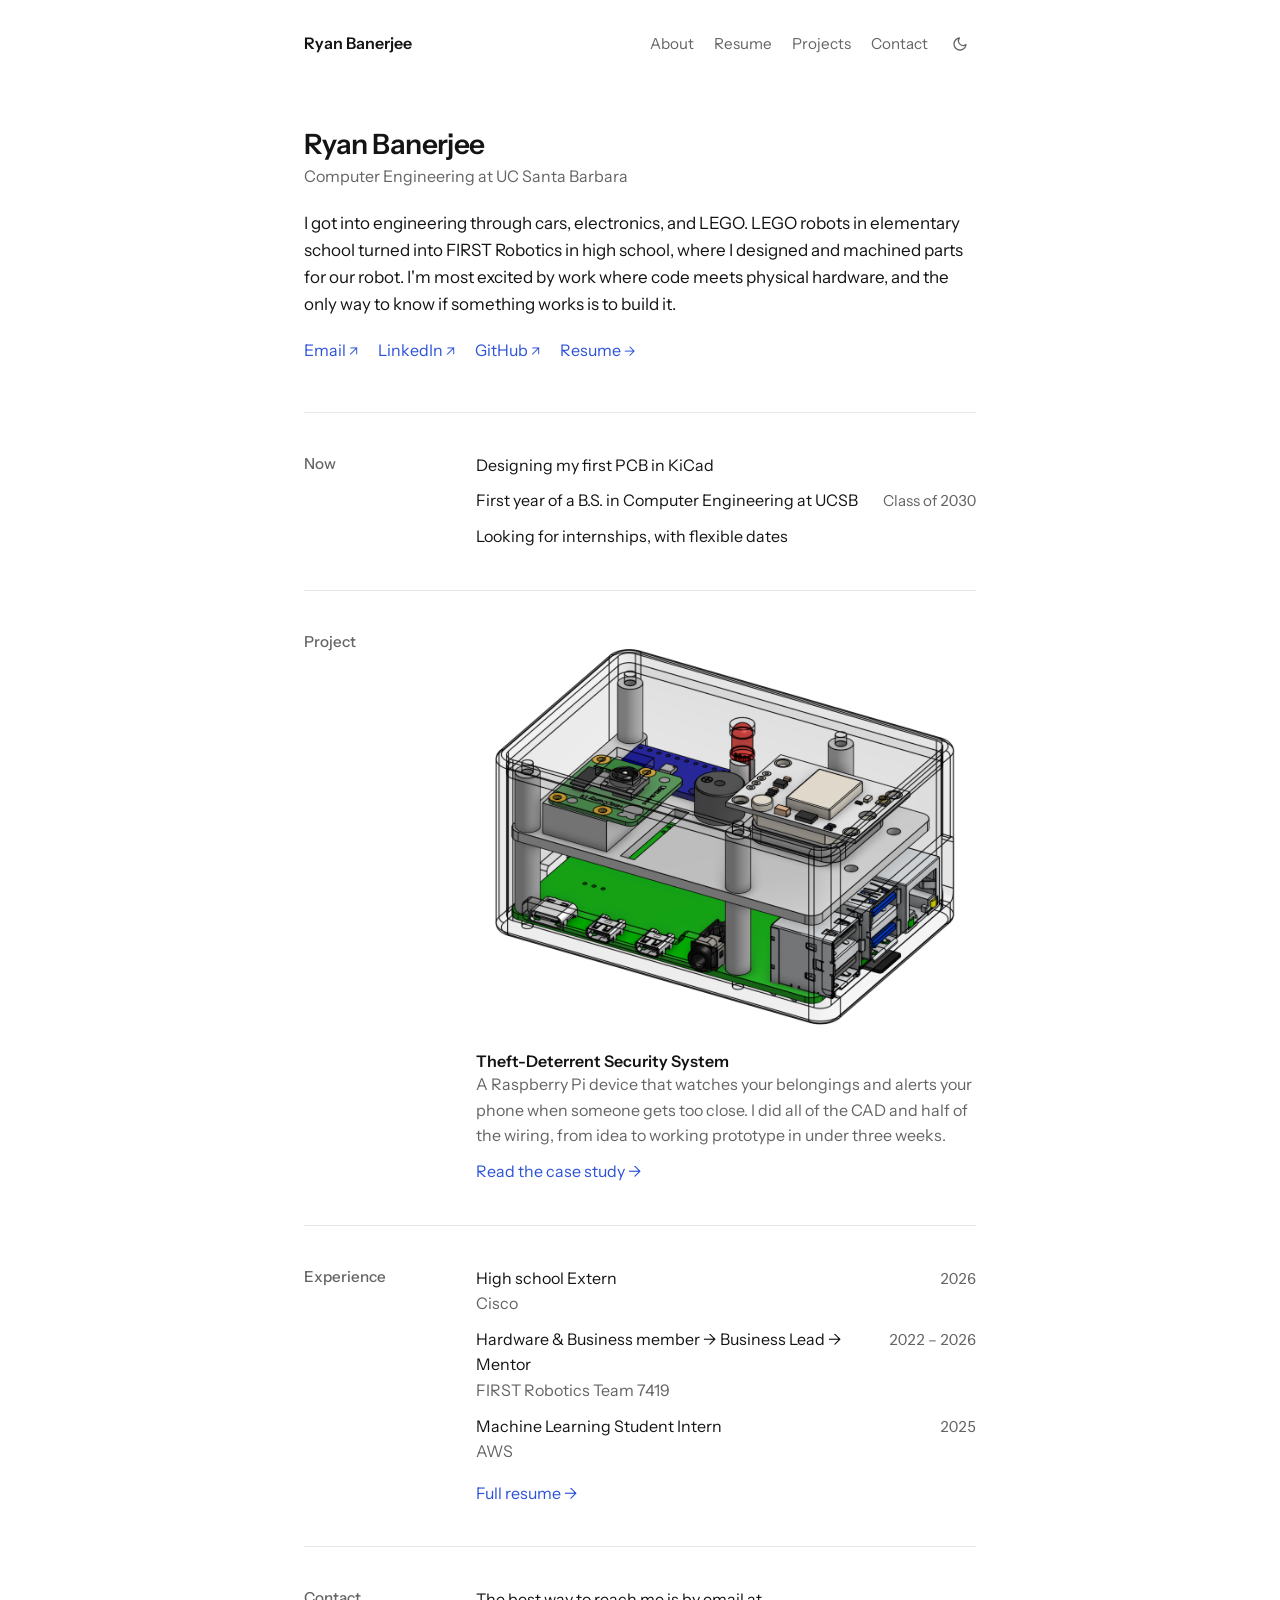
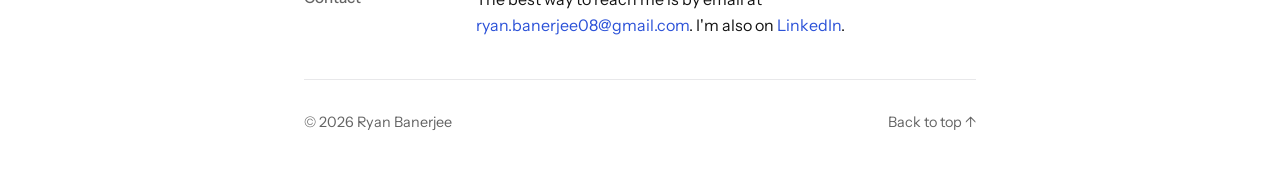
<file: index.html>
<!DOCTYPE html>
<html lang="en">
<head>
  <meta charset="UTF-8" />
  <meta name="viewport" content="width=device-width, initial-scale=1.0" />
  <title>Ryan Banerjee</title>
  <meta name="description" content="Ryan Banerjee, Computer Engineering student at UC Santa Barbara who builds working hardware." />
  <link rel="preconnect" href="https://fonts.googleapis.com" />
  <link rel="preconnect" href="https://fonts.gstatic.com" crossorigin />
  <link href="https://fonts.googleapis.com/css2?family=Instrument+Sans:wght@400..700&display=swap" rel="stylesheet" />
  <link rel="stylesheet" href="styles.css" />
  <script>try{var t=localStorage.getItem("theme");if(t)document.documentElement.dataset.theme=t;}catch(e){}</script>
</head>
<body>
  <header>
    <div class="wrap">
      <a class="home-link" href="index.html" aria-current="page">Ryan Banerjee</a>
      <nav aria-label="Main">
        <a href="about.html">About</a>
        <a href="resume.html">Resume</a>
        <a href="projects.html">Projects</a>
        <a href="contact.html">Contact</a>
        <button class="theme-toggle" type="button" aria-label="Switch between light and dark mode" title="Switch light / dark mode">
          <svg class="moon" viewBox="0 0 24 24" fill="none" stroke="currentColor" stroke-width="2" stroke-linecap="round" stroke-linejoin="round" aria-hidden="true"><path d="M21 12.8A9 9 0 1 1 11.2 3a7 7 0 0 0 9.8 9.8z"/></svg>
          <svg class="sun" viewBox="0 0 24 24" fill="none" stroke="currentColor" stroke-width="2" stroke-linecap="round" stroke-linejoin="round" aria-hidden="true"><circle cx="12" cy="12" r="4"/><path d="M12 2v2M12 20v2M4.9 4.9l1.4 1.4M17.7 17.7l1.4 1.4M2 12h2M20 12h2M4.9 19.1l1.4-1.4M17.7 6.3l1.4-1.4"/></svg>
        </button>
      </nav>
    </div>
  </header>

  <main class="wrap">
    <div class="intro">
      <h1>Ryan Banerjee</h1>
      <p class="sub">Computer Engineering at UC Santa Barbara</p>
      <p class="bio">I got into engineering through cars, electronics, and LEGO. LEGO robots in elementary school turned into FIRST Robotics in high school, where I designed and machined parts for our robot. I'm most excited by work where code meets physical hardware, and the only way to know if something works is to build it.</p>
      <div class="links">
        <a href="mailto:ryan.banerjee08@gmail.com">Email</a>
        <a href="https://linkedin.com/in/ryan-banerjee" target="_blank" rel="noopener">LinkedIn</a>
        <a href="https://github.com/Ryanban1" target="_blank" rel="noopener">GitHub</a>
        <a class="internal" href="resume.html">Resume</a>
      </div>
    </div>

    <section class="sec">
      <h2>Now</h2>
      <ul class="rows">
        <li><span>Designing my first PCB in KiCad</span></li>
        <li><span>First year of a B.S. in Computer Engineering at UCSB</span><span class="right">Class of 2030</span></li>
        <li><span>Looking for internships, with flexible dates</span></li>
      </ul>
    </section>

    <section class="sec">
      <h2>Project</h2>
      <div>
        <a class="project-link" href="projects.html#project-1">
          <img class="light-only" src="guard_it_cad_light.png" alt="CAD render of the GuardIt casing, isometric view" style="border-radius:10px" />
          <img class="dark-only" src="guard_it_cad_dark.png" alt="CAD render of the GuardIt casing, isometric view" style="border-radius:10px" />
          <h3>Theft-Deterrent Security System</h3>
          <p class="muted">A Raspberry Pi device that watches your belongings and alerts your phone when someone gets too close. I did all of the CAD and half of the wiring, from idea to working prototype in under three weeks.</p>
        </a>
        <p style="margin-top:10px"><a href="projects.html#project-1">Read the case study →</a></p>
      </div>
    </section>

    <section class="sec">
      <h2>Experience</h2>
      <div>
        <ul class="rows">
          <li><span>High school Extern<span class="sub">Cisco</span></span><span class="right">2026</span></li>
          <li><span>Hardware &amp; Business member → Business Lead → Mentor<span class="sub">FIRST Robotics Team 7419</span></span><span class="right">2022 – 2026</span></li>
          <li><span>Machine Learning Student Intern<span class="sub">AWS</span></span><span class="right">2025</span></li>
        </ul>
        <p style="margin-top:16px"><a href="resume.html">Full resume →</a></p>
      </div>
    </section>

    <section class="sec">
      <h2>Contact</h2>
      <div>
        <p>The best way to reach me is by email at <a href="mailto:ryan.banerjee08@gmail.com">ryan.banerjee08@gmail.com</a>. I'm also on <a href="https://linkedin.com/in/ryan-banerjee" target="_blank" rel="noopener">LinkedIn</a>.</p>
      </div>
    </section>
  </main>

  <footer>
    <div class="wrap">
      <span>© <span id="year"></span> Ryan Banerjee</span>
      <a href="#top">Back to top ↑</a>
    </div>
  </footer>

  <script src="script.js"></script>
</body>
</html>
</file>
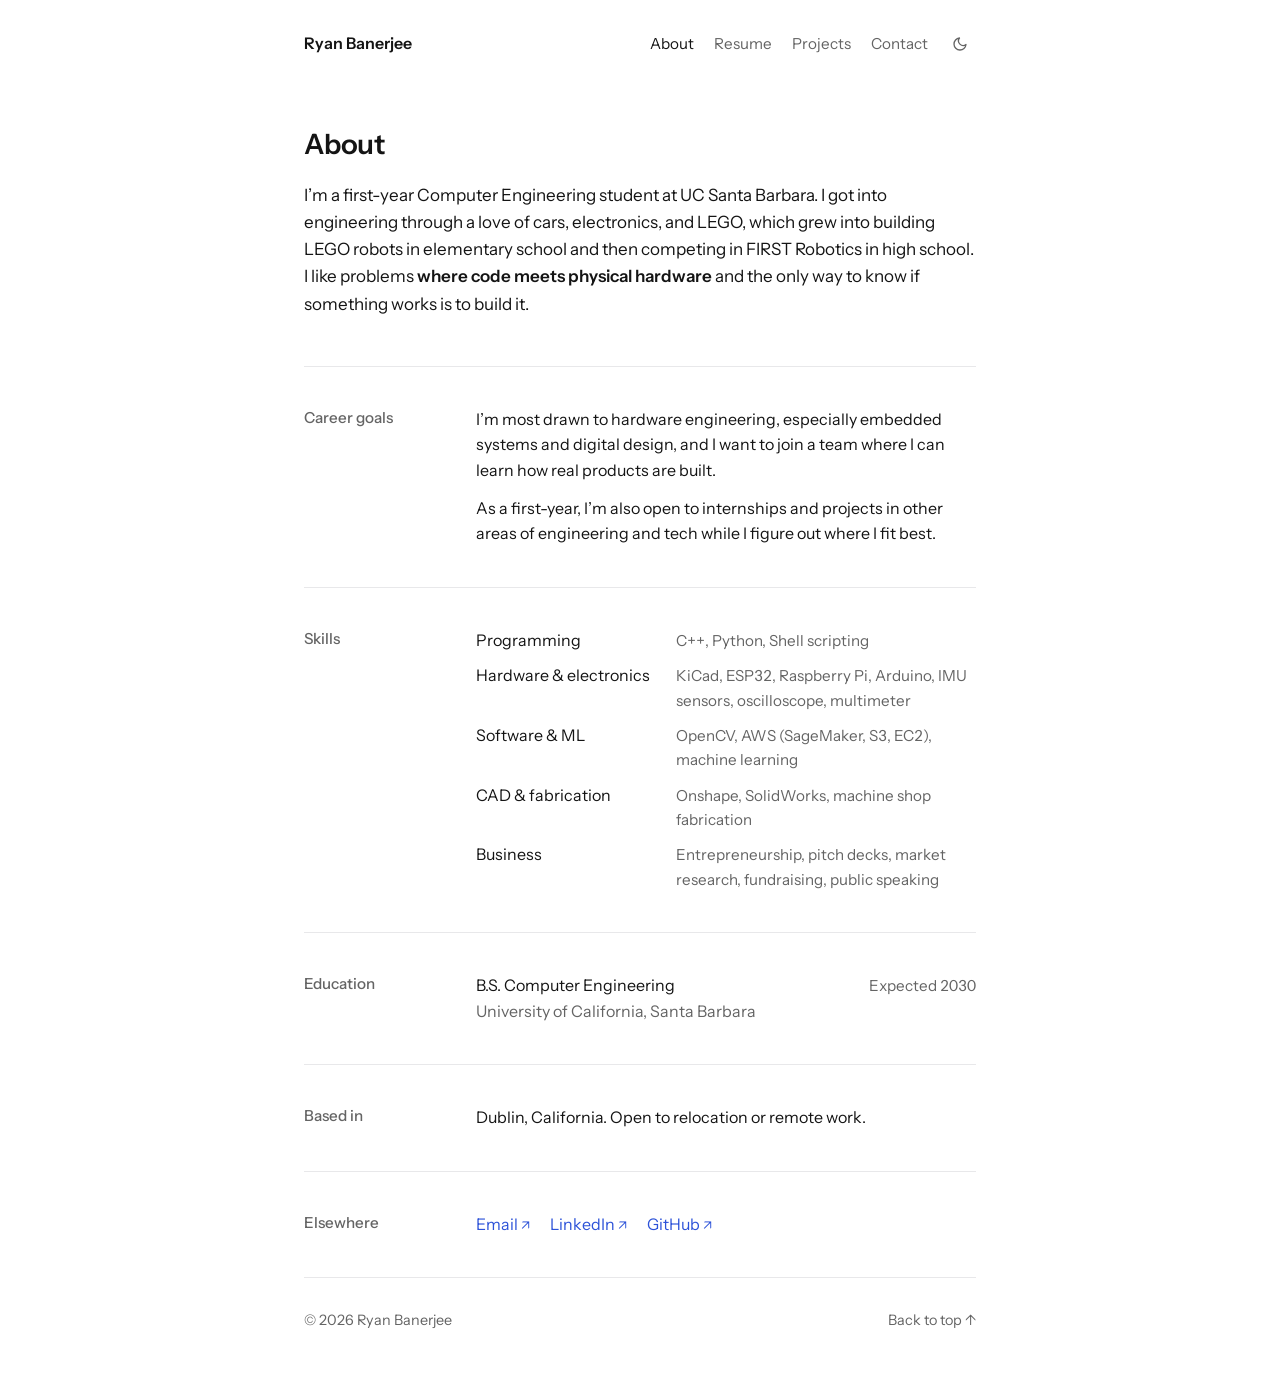
<file: about.html>
<!DOCTYPE html>
<html lang="en">
<head>
  <meta charset="UTF-8" />
  <meta name="viewport" content="width=device-width, initial-scale=1.0" />
  <title>About · Ryan Banerjee</title>
  <meta name="description" content="Ryan Banerjee, Computer Engineering student at UC Santa Barbara who builds working hardware." />
  <link rel="preconnect" href="https://fonts.googleapis.com" />
  <link rel="preconnect" href="https://fonts.gstatic.com" crossorigin />
  <link href="https://fonts.googleapis.com/css2?family=Instrument+Sans:wght@400..700&display=swap" rel="stylesheet" />
  <link rel="stylesheet" href="styles.css" />
  <script>try{var t=localStorage.getItem("theme");if(t)document.documentElement.dataset.theme=t;}catch(e){}</script>
</head>
<body>
  <header>
    <div class="wrap">
      <a class="home-link" href="index.html">Ryan Banerjee</a>
      <nav aria-label="Main">
        <a href="about.html" aria-current="page">About</a>
        <a href="resume.html">Resume</a>
        <a href="projects.html">Projects</a>
        <a href="contact.html">Contact</a>
        <button class="theme-toggle" type="button" aria-label="Switch between light and dark mode" title="Switch light / dark mode">
          <svg class="moon" viewBox="0 0 24 24" fill="none" stroke="currentColor" stroke-width="2" stroke-linecap="round" stroke-linejoin="round" aria-hidden="true"><path d="M21 12.8A9 9 0 1 1 11.2 3a7 7 0 0 0 9.8 9.8z"/></svg>
          <svg class="sun" viewBox="0 0 24 24" fill="none" stroke="currentColor" stroke-width="2" stroke-linecap="round" stroke-linejoin="round" aria-hidden="true"><circle cx="12" cy="12" r="4"/><path d="M12 2v2M12 20v2M4.9 4.9l1.4 1.4M17.7 17.7l1.4 1.4M2 12h2M20 12h2M4.9 19.1l1.4-1.4M17.7 6.3l1.4-1.4"/></svg>
        </button>
      </nav>
    </div>
  </header>

  <main class="wrap">
    <div class="intro">
      <h1>About</h1>
      <p class="bio">I’m a first-year Computer Engineering student at UC Santa Barbara. I got into engineering through a love of cars, electronics, and LEGO, which grew into building LEGO robots in elementary school and then competing in FIRST Robotics in high school. I like problems <strong>where code meets physical hardware</strong> and the only way to know if something works is to build it.</p>
    </div>

    <section class="sec">
      <h2>Career goals</h2>
      <div>
        <p>I’m most drawn to hardware engineering, especially embedded systems and digital design, and I want to join a team where I can learn how real products are built.</p>
        <p>As a first-year, I’m also open to internships and projects in other areas of engineering and tech while I figure out where I fit best.</p>
      </div>
    </section>

    <section class="sec">
      <h2>Skills</h2>
      <ul class="rows skills">
        <li><span>Programming</span><span class="right">C++, Python, Shell scripting</span></li>
        <li><span>Hardware &amp; electronics</span><span class="right">KiCad, ESP32, Raspberry Pi, Arduino, IMU sensors, oscilloscope, multimeter</span></li>
        <li><span>Software &amp; ML</span><span class="right">OpenCV, AWS (SageMaker, S3, EC2), machine learning</span></li>
        <li><span>CAD &amp; fabrication</span><span class="right">Onshape, SolidWorks, machine shop fabrication</span></li>
        <li><span>Business</span><span class="right">Entrepreneurship, pitch decks, market research, fundraising, public speaking</span></li>
      </ul>
    </section>

    <section class="sec">
      <h2>Education</h2>
      <ul class="rows">
        <li><span>B.S. Computer Engineering<span class="sub">University of California, Santa Barbara</span></span><span class="right">Expected 2030</span></li>
      </ul>
    </section>

    <section class="sec">
      <h2>Based in</h2>
      <p>Dublin, California. Open to relocation or remote work.</p>
    </section>

    <section class="sec">
      <h2>Elsewhere</h2>
      <div class="links" style="margin-top:0">
        <a href="mailto:ryan.banerjee08@gmail.com">Email</a>
        <a href="https://linkedin.com/in/ryan-banerjee" target="_blank" rel="noopener">LinkedIn</a>
        <a href="https://github.com/Ryanban1" target="_blank" rel="noopener">GitHub</a>
      </div>
    </section>
  </main>

  <footer>
    <div class="wrap">
      <span>© <span id="year"></span> Ryan Banerjee</span>
      <a href="#top">Back to top ↑</a>
    </div>
  </footer>

  <script src="script.js"></script>
</body>
</html>
</file>
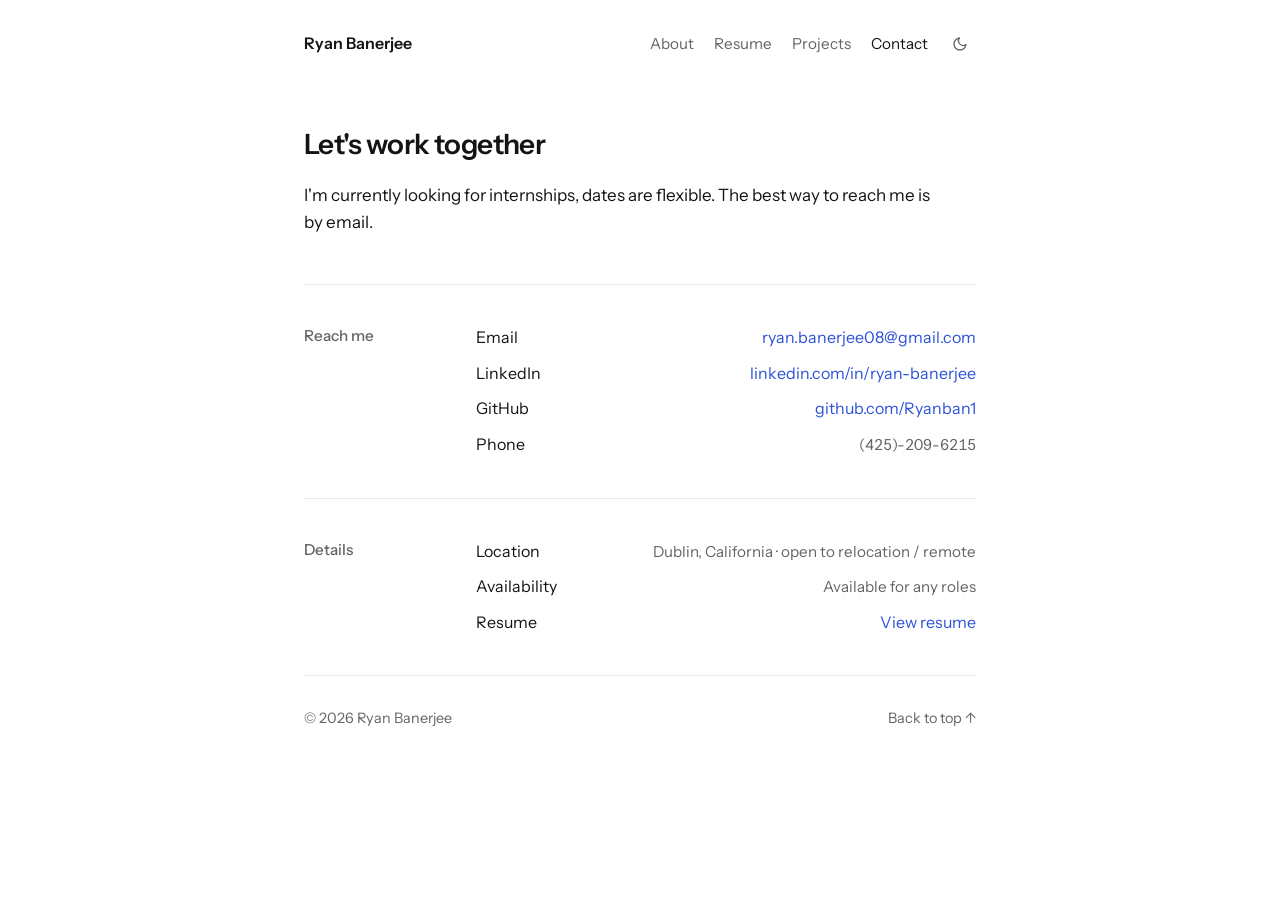
<file: contact.html>
<!DOCTYPE html>
<html lang="en">
<head>
  <meta charset="UTF-8" />
  <meta name="viewport" content="width=device-width, initial-scale=1.0" />
  <title>Contact · Ryan Banerjee</title>
  <meta name="description" content="Ryan Banerjee, Computer Engineering student at UC Santa Barbara who builds working hardware." />
  <link rel="preconnect" href="https://fonts.googleapis.com" />
  <link rel="preconnect" href="https://fonts.gstatic.com" crossorigin />
  <link href="https://fonts.googleapis.com/css2?family=Instrument+Sans:wght@400..700&display=swap" rel="stylesheet" />
  <link rel="stylesheet" href="styles.css" />
  <script>try{var t=localStorage.getItem("theme");if(t)document.documentElement.dataset.theme=t;}catch(e){}</script>
</head>
<body>
  <header>
    <div class="wrap">
      <a class="home-link" href="index.html">Ryan Banerjee</a>
      <nav aria-label="Main">
        <a href="about.html">About</a>
        <a href="resume.html">Resume</a>
        <a href="projects.html">Projects</a>
        <a href="contact.html" aria-current="page">Contact</a>
        <button class="theme-toggle" type="button" aria-label="Switch between light and dark mode" title="Switch light / dark mode">
          <svg class="moon" viewBox="0 0 24 24" fill="none" stroke="currentColor" stroke-width="2" stroke-linecap="round" stroke-linejoin="round" aria-hidden="true"><path d="M21 12.8A9 9 0 1 1 11.2 3a7 7 0 0 0 9.8 9.8z"/></svg>
          <svg class="sun" viewBox="0 0 24 24" fill="none" stroke="currentColor" stroke-width="2" stroke-linecap="round" stroke-linejoin="round" aria-hidden="true"><circle cx="12" cy="12" r="4"/><path d="M12 2v2M12 20v2M4.9 4.9l1.4 1.4M17.7 17.7l1.4 1.4M2 12h2M20 12h2M4.9 19.1l1.4-1.4M17.7 6.3l1.4-1.4"/></svg>
        </button>
      </nav>
    </div>
  </header>

  <main class="wrap">
    <div class="intro">
      <h1>Let's work together</h1>
      <p class="bio">I'm currently looking for internships, dates are flexible. The best way to reach me is by email.</p>
    </div>

    <section class="sec">
      <h2>Reach me</h2>
      <ul class="rows">
        <li><span>Email</span><a href="mailto:ryan.banerjee08@gmail.com">ryan.banerjee08@gmail.com</a></li>
        <li><span>LinkedIn</span><a href="https://linkedin.com/in/ryan-banerjee" target="_blank" rel="noopener">linkedin.com/in/ryan-banerjee</a></li>
        <li><span>GitHub</span><a href="https://github.com/Ryanban1" target="_blank" rel="noopener">github.com/Ryanban1</a></li>
        <li><span>Phone</span><span class="right">(425)-209-6215</span></li>
      </ul>
    </section>

    <section class="sec">
      <h2>Details</h2>
      <ul class="rows">
        <li><span>Location</span><span class="right">Dublin, California · open to relocation / remote</span></li>
        <li><span>Availability</span><span class="right">Available for any roles</span></li>
        <li><span>Resume</span><a href="resume.html">View resume</a></li>
      </ul>
    </section>
  </main>

  <footer>
    <div class="wrap">
      <span>© <span id="year"></span> Ryan Banerjee</span>
      <a href="#top">Back to top ↑</a>
    </div>
  </footer>

  <script src="script.js"></script>
</body>
</html>
</file>
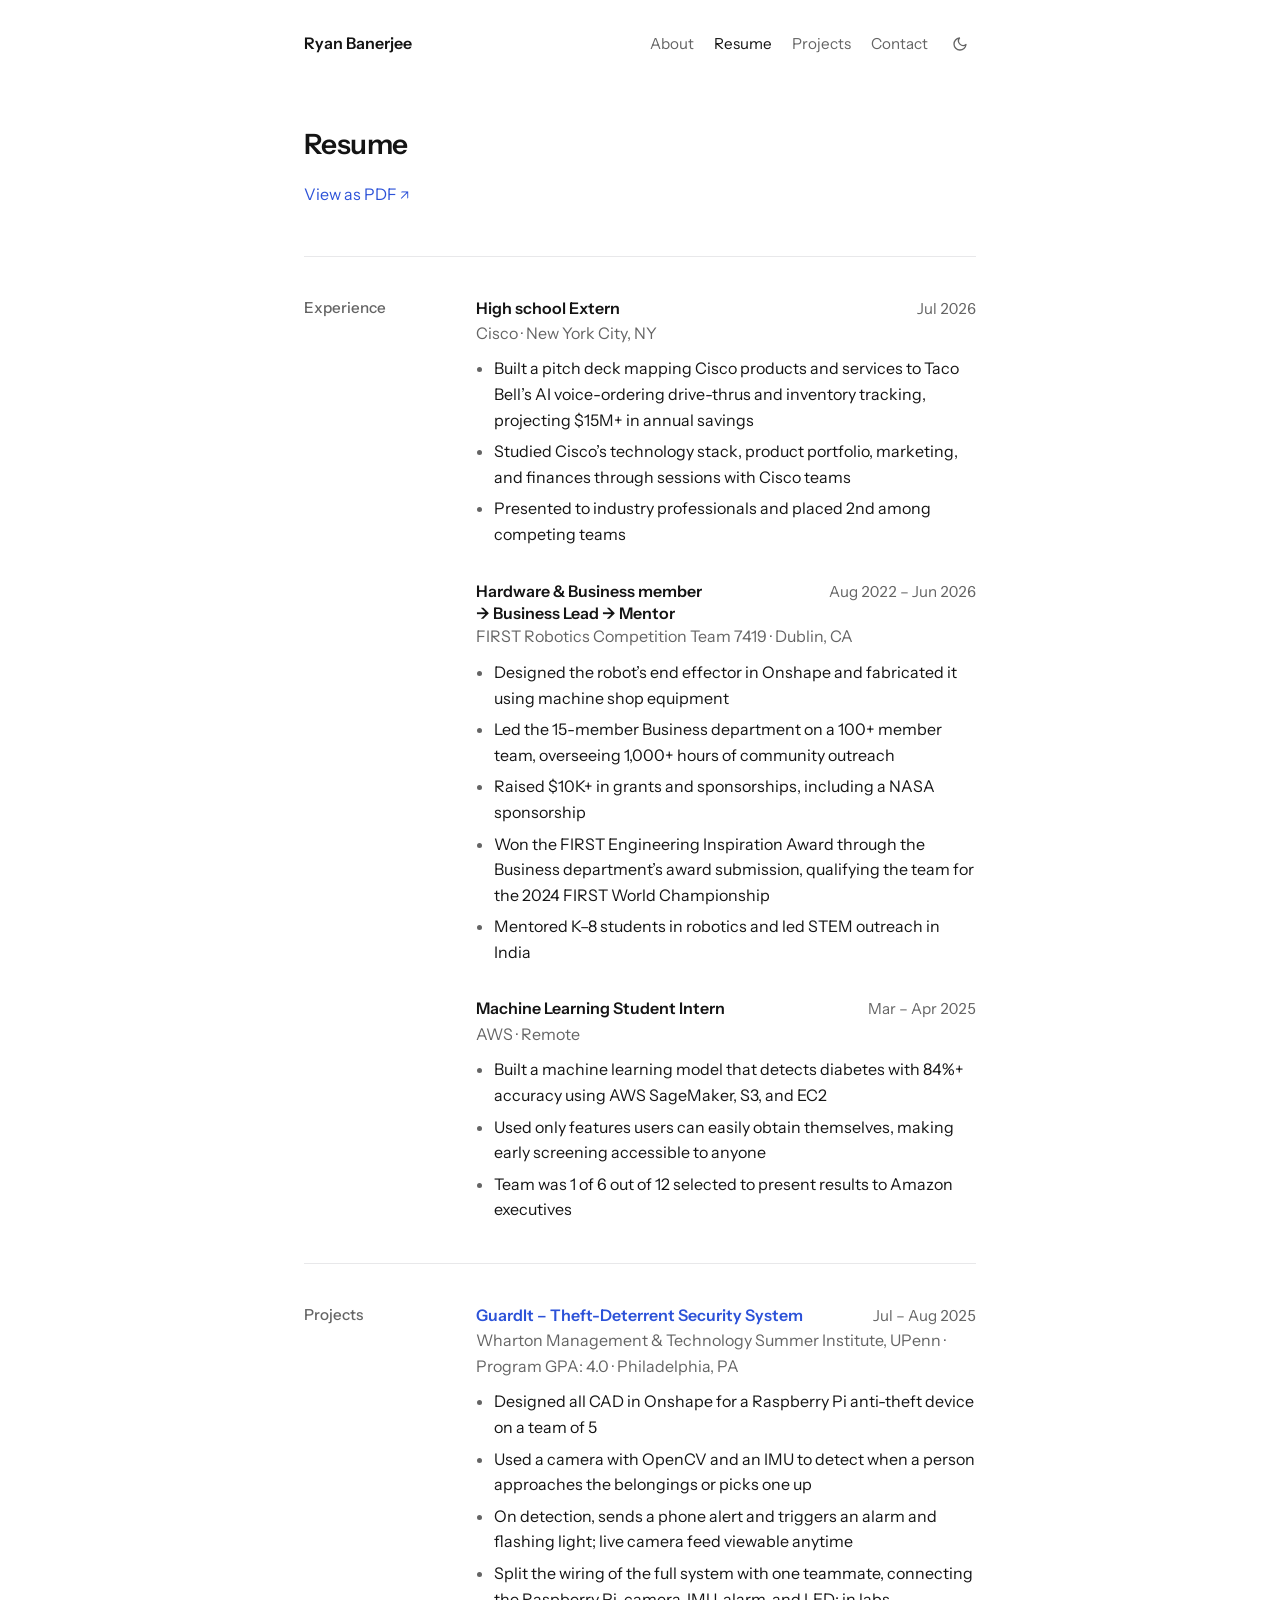
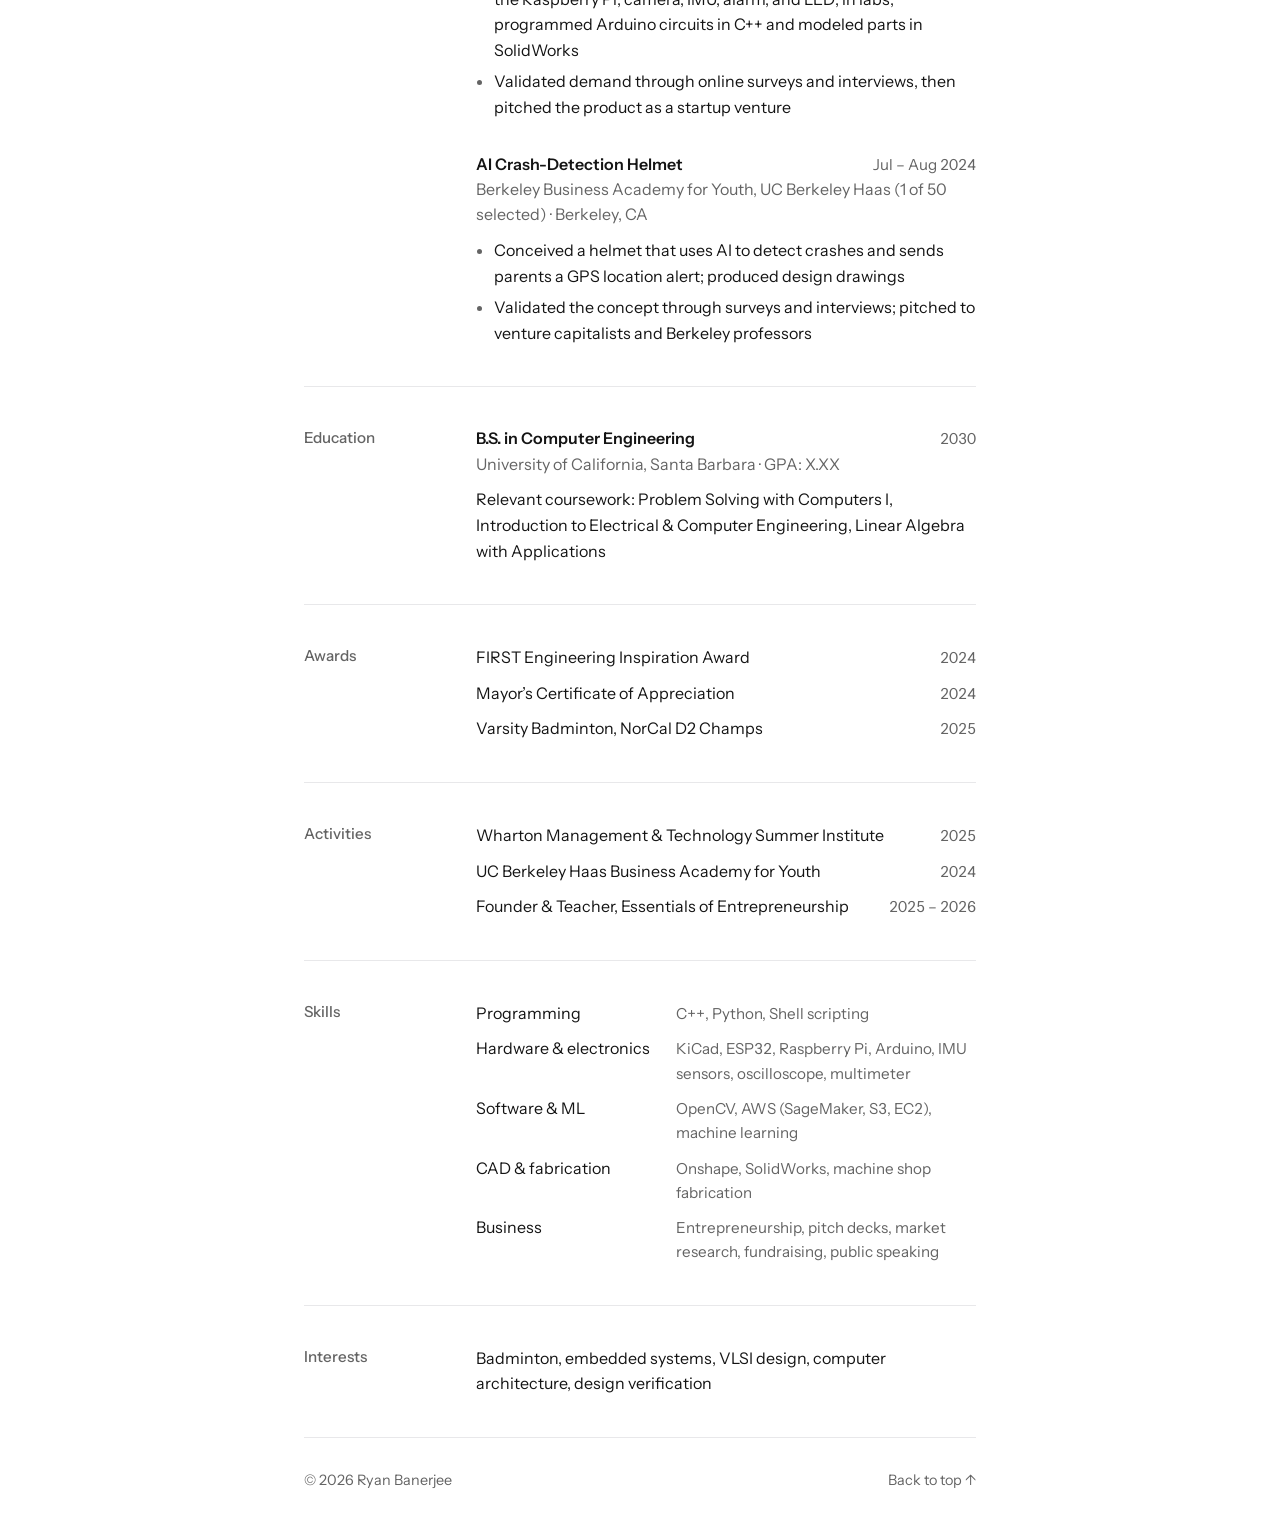
<file: resume.html>
<!DOCTYPE html>
<html lang="en">
<head>
  <meta charset="UTF-8" />
  <meta name="viewport" content="width=device-width, initial-scale=1.0" />
  <title>Resume · Ryan Banerjee</title>
  <meta name="description" content="Ryan Banerjee, Computer Engineering student at UC Santa Barbara who builds working hardware." />
  <link rel="preconnect" href="https://fonts.googleapis.com" />
  <link rel="preconnect" href="https://fonts.gstatic.com" crossorigin />
  <link href="https://fonts.googleapis.com/css2?family=Instrument+Sans:wght@400..700&display=swap" rel="stylesheet" />
  <link rel="stylesheet" href="styles.css" />
  <script>try{var t=localStorage.getItem("theme");if(t)document.documentElement.dataset.theme=t;}catch(e){}</script>
</head>
<body>
  <header>
    <div class="wrap">
      <a class="home-link" href="index.html">Ryan Banerjee</a>
      <nav aria-label="Main">
        <a href="about.html">About</a>
        <a href="resume.html" aria-current="page">Resume</a>
        <a href="projects.html">Projects</a>
        <a href="contact.html">Contact</a>
        <button class="theme-toggle" type="button" aria-label="Switch between light and dark mode" title="Switch light / dark mode">
          <svg class="moon" viewBox="0 0 24 24" fill="none" stroke="currentColor" stroke-width="2" stroke-linecap="round" stroke-linejoin="round" aria-hidden="true"><path d="M21 12.8A9 9 0 1 1 11.2 3a7 7 0 0 0 9.8 9.8z"/></svg>
          <svg class="sun" viewBox="0 0 24 24" fill="none" stroke="currentColor" stroke-width="2" stroke-linecap="round" stroke-linejoin="round" aria-hidden="true"><circle cx="12" cy="12" r="4"/><path d="M12 2v2M12 20v2M4.9 4.9l1.4 1.4M17.7 17.7l1.4 1.4M2 12h2M20 12h2M4.9 19.1l1.4-1.4M17.7 6.3l1.4-1.4"/></svg>
        </button>
      </nav>
    </div>
  </header>

  <main class="wrap">
    <div class="intro">
      <h1>Resume</h1>
      <div class="links"><a href="Ryan_Banerjee_Resume.pdf" target="_blank" rel="noopener">View as PDF</a></div>
    </div>

    <section class="sec">
      <h2>Experience</h2>
      <div>
        <div class="entry">
          <div class="head"><h3>High school Extern</h3><span class="when">Jul 2026</span></div>
          <p class="org">Cisco · New York City, NY</p>
          <ul>
            <li>Built a pitch deck mapping Cisco products and services to Taco Bell’s AI voice-ordering drive-thrus and inventory tracking, projecting $15M+ in annual savings</li>
            <li>Studied Cisco’s technology stack, product portfolio, marketing, and finances through sessions with Cisco teams</li>
            <li>Presented to industry professionals and placed 2nd among competing teams</li>
          </ul>
        </div>
        <div class="entry">
          <div class="head"><h3>Hardware &amp; Business member → Business Lead → Mentor</h3><span class="when">Aug 2022 – Jun 2026</span></div>
          <p class="org">FIRST Robotics Competition Team 7419 · Dublin, CA</p>
          <ul>
            <li>Designed the robot’s end effector in Onshape and fabricated it using machine shop equipment</li>
            <li>Led the 15-member Business department on a 100+ member team, overseeing 1,000+ hours of community outreach</li>
            <li>Raised $10K+ in grants and sponsorships, including a NASA sponsorship</li>
            <li>Won the FIRST Engineering Inspiration Award through the Business department’s award submission, qualifying the team for the 2024 FIRST World Championship</li>
            <li>Mentored K–8 students in robotics and led STEM outreach in India</li>
          </ul>
        </div>
        <div class="entry">
          <div class="head"><h3>Machine Learning Student Intern</h3><span class="when">Mar – Apr 2025</span></div>
          <p class="org">AWS · Remote</p>
          <ul>
            <li>Built a machine learning model that detects diabetes with 84%+ accuracy using AWS SageMaker, S3, and EC2</li>
            <li>Used only features users can easily obtain themselves, making early screening accessible to anyone</li>
            <li>Team was 1 of 6 out of 12 selected to present results to Amazon executives</li>
          </ul>
        </div>
      </div>
    </section>

    <section class="sec">
      <h2>Projects</h2>
      <div>
        <div class="entry">
          <div class="head"><h3><a href="projects.html#project-1">GuardIt – Theft-Deterrent Security System</a></h3><span class="when">Jul – Aug 2025</span></div>
          <p class="org">Wharton Management &amp; Technology Summer Institute, UPenn · Program GPA: 4.0 · Philadelphia, PA</p>
          <ul>
            <li>Designed all CAD in Onshape for a Raspberry Pi anti-theft device on a team of 5</li>
            <li>Used a camera with OpenCV and an IMU to detect when a person approaches the belongings or picks one up</li>
            <li>On detection, sends a phone alert and triggers an alarm and flashing light; live camera feed viewable anytime</li>
            <li>Split the wiring of the full system with one teammate, connecting the Raspberry Pi, camera, IMU, alarm, and LED; in labs, programmed Arduino circuits in C++ and modeled parts in SolidWorks</li>
            <li>Validated demand through online surveys and interviews, then pitched the product as a startup venture</li>
          </ul>
        </div>
        <div class="entry">
          <div class="head"><h3>AI Crash-Detection Helmet</h3><span class="when">Jul – Aug 2024</span></div>
          <p class="org">Berkeley Business Academy for Youth, UC Berkeley Haas (1 of 50 selected) · Berkeley, CA</p>
          <ul>
            <li>Conceived a helmet that uses AI to detect crashes and sends parents a GPS location alert; produced design drawings</li>
            <li>Validated the concept through surveys and interviews; pitched to venture capitalists and Berkeley professors</li>
          </ul>
        </div>
      </div>
    </section>

    <section class="sec">
      <h2>Education</h2>
      <div class="entry">
        <div class="head"><h3>B.S. in Computer Engineering</h3><span class="when">2030</span></div>
        <p class="org">University of California, Santa Barbara · GPA: X.XX</p>
        <p style="margin-top:10px">Relevant coursework: Problem Solving with Computers I, Introduction to Electrical &amp; Computer Engineering, Linear Algebra with Applications</p>
      </div>
    </section>

    <section class="sec">
      <h2>Awards</h2>
      <ul class="rows">
        <li><span>FIRST Engineering Inspiration Award</span><span class="right">2024</span></li>
        <li><span>Mayor’s Certificate of Appreciation</span><span class="right">2024</span></li>
        <li><span>Varsity Badminton, NorCal D2 Champs</span><span class="right">2025</span></li>
      </ul>
    </section>

    <section class="sec">
      <h2>Activities</h2>
      <ul class="rows">
        <li><span>Wharton Management &amp; Technology Summer Institute</span><span class="right">2025</span></li>
        <li><span>UC Berkeley Haas Business Academy for Youth</span><span class="right">2024</span></li>
        <li><span>Founder &amp; Teacher, Essentials of Entrepreneurship</span><span class="right">2025 – 2026</span></li>
      </ul>
    </section>

    <section class="sec">
      <h2>Skills</h2>
      <ul class="rows skills">
        <li><span>Programming</span><span class="right">C++, Python, Shell scripting</span></li>
        <li><span>Hardware &amp; electronics</span><span class="right">KiCad, ESP32, Raspberry Pi, Arduino, IMU sensors, oscilloscope, multimeter</span></li>
        <li><span>Software &amp; ML</span><span class="right">OpenCV, AWS (SageMaker, S3, EC2), machine learning</span></li>
        <li><span>CAD &amp; fabrication</span><span class="right">Onshape, SolidWorks, machine shop fabrication</span></li>
        <li><span>Business</span><span class="right">Entrepreneurship, pitch decks, market research, fundraising, public speaking</span></li>
      </ul>
    </section>

    <section class="sec">
      <h2>Interests</h2>
      <p>Badminton, embedded systems, VLSI design, computer architecture, design verification</p>
    </section>
  </main>

  <footer>
    <div class="wrap">
      <span>© <span id="year"></span> Ryan Banerjee</span>
      <a href="#top">Back to top ↑</a>
    </div>
  </footer>

  <script src="script.js"></script>
</body>
</html>
</file>
<file: styles.css>
:root {
  --bg: #ffffff;
  --ink: #141414;
  --muted: #646464;
  --faint: #f4f4f5;
  --line: #e8e8ea;
  --accent: #2c52d8;
  --font: "Instrument Sans", system-ui, -apple-system, sans-serif;
  --col: 720px;
  --pad: 24px;
  color-scheme: light;
}
@media (prefers-color-scheme: dark) {
  :root:not([data-theme="light"]) {
    --bg: #0e0e0f; --ink: #ececec; --muted: #9b9b9e; --faint: #18181a; --line: #252528; --accent: #8aa4ff;
    color-scheme: dark;
  }
}
:root[data-theme="dark"] {
  --bg: #0e0e0f; --ink: #ececec; --muted: #9b9b9e; --faint: #18181a; --line: #252528; --accent: #8aa4ff;
  color-scheme: dark;
}

* { box-sizing: border-box; margin: 0; padding: 0; }
html { scroll-behavior: smooth; scroll-padding-top: 24px; }
body {
  font-family: var(--font); font-size: 1rem; line-height: 1.6;
  background: var(--bg); color: var(--ink);
  -webkit-font-smoothing: antialiased; text-rendering: optimizeLegibility;
}
::selection { background: color-mix(in srgb, var(--accent) 22%, transparent); }
a { color: var(--accent); text-decoration: none; }
a:hover { text-decoration: underline; text-underline-offset: 3px; }
:focus-visible { outline: 2px solid var(--accent); outline-offset: 3px; border-radius: 4px; }
img, iframe { display: block; max-width: 100%; border: 0; }
strong { font-weight: 600; }
p { text-wrap: pretty; }
p + p { margin-top: 12px; }
h1, h2, h3 { text-wrap: balance; }
.muted { color: var(--muted); }
.wrap { max-width: var(--col); margin: 0 auto; padding: 0 var(--pad); }

h1 { font-size: 1.75rem; font-weight: 600; line-height: 1.2; letter-spacing: -0.02em; }
h2 { font-size: 0.95rem; font-weight: 600; line-height: 1.4; }
h3 { font-size: 1rem; font-weight: 600; line-height: 1.4; }

header .wrap { display: flex; align-items: center; justify-content: space-between; gap: 16px; padding-top: 28px; padding-bottom: 28px; }
.home-link { color: var(--ink); font-weight: 600; }
.home-link:hover { text-decoration: none; color: var(--accent); }
header nav { display: flex; align-items: center; gap: 4px; }
header nav a { padding: 4px 8px; border-radius: 6px; color: var(--muted); font-size: 0.95rem; transition: color .15s, background-color .15s; }
header nav a:hover { color: var(--ink); background: var(--faint); text-decoration: none; }
header nav a[aria-current="page"] { color: var(--ink); }
.theme-toggle {
  display: grid; place-items: center; width: 32px; height: 32px; margin-left: 4px; cursor: pointer;
  border: 0; border-radius: 6px; background: transparent; color: var(--muted);
  transition: color .15s, background-color .15s;
}
.theme-toggle:hover { color: var(--ink); background: var(--faint); }
.theme-toggle svg { width: 16px; height: 16px; }
.theme-toggle .moon { display: none; }
.theme-toggle .sun { display: block; }
:root:not([data-theme="dark"]) .theme-toggle .sun { display: none; }
:root:not([data-theme="dark"]) .theme-toggle .moon { display: block; }
@media (prefers-color-scheme: dark) {
  :root:not([data-theme="light"]) .theme-toggle .sun { display: block; }
  :root:not([data-theme="light"]) .theme-toggle .moon { display: none; }
}

.intro { padding: 40px 0 8px; }
.intro .sub { color: var(--muted); margin-top: 2px; }
.intro .bio { margin-top: 20px; max-width: 62ch; font-size: 1.0625rem; }
.links { display: flex; flex-wrap: wrap; gap: 6px 20px; margin-top: 20px; }
.links a::after { content: " ↗"; font-size: 0.85em; }
.links a.internal::after { content: " →"; }

.sec { display: grid; grid-template-columns: 140px 1fr; gap: 8px 32px; padding: 40px 0; border-top: 1px solid var(--line); margin-top: 40px; }
.sec + .sec { margin-top: 0; }
.sec > h2 { color: var(--muted); font-weight: 500; }
.sec > div > p { max-width: 62ch; }

.rows { list-style: none; }
.rows li { display: flex; justify-content: space-between; align-items: baseline; gap: 16px; }
.rows li + li { margin-top: 10px; }
.rows .right { color: var(--muted); white-space: nowrap; font-variant-numeric: tabular-nums; font-size: 0.95rem; }
.rows .sub { display: block; color: var(--muted); }

.entry + .entry { margin-top: 32px; }
.entry .head { display: flex; justify-content: space-between; align-items: baseline; gap: 16px; }
.entry .when { color: var(--muted); white-space: nowrap; font-variant-numeric: tabular-nums; font-size: 0.95rem; }
.entry .org { color: var(--muted); }
.entry ul { margin-top: 10px; padding-left: 18px; }
.entry li + li { margin-top: 6px; }
li::marker { color: var(--muted); }

.tags { color: var(--muted); }

.shot { margin: 8px 0 0; }
.shot img, .media img { width: 100%; height: auto; border-radius: 10px; outline: 1px solid color-mix(in srgb, var(--ink) 10%, transparent); outline-offset: -1px; }
.media img { cursor: zoom-in; }
.shot figcaption, figure figcaption { margin-top: 8px; color: var(--muted); font-size: 0.9rem; }
.project-link { display: block; color: var(--ink); }
.project-link:hover { text-decoration: none; }
.project-link:hover h3 { color: var(--accent); }
.project-link img { transition: opacity .15s; }
.project-link:hover img { opacity: .9; }
.project-link h3 { margin-top: 14px; transition: color .15s; }

.case-hero { margin: 24px 0 0; }
.case-hero img { width: 100%; height: auto; border-radius: 12px; cursor: zoom-in; outline: 1px solid color-mix(in srgb, var(--ink) 10%, transparent); outline-offset: -1px; }
.facts { display: grid; grid-template-columns: repeat(2, 1fr); gap: 16px 24px; }
.facts dt { color: var(--muted); font-size: 0.9rem; }
.facts dd { margin-top: 2px; }
.steps { padding-left: 20px; margin-top: 16px; }
.steps li + li { margin-top: 14px; }
.steps li::marker { font-variant-numeric: tabular-nums; }
.steps strong { display: block; }
.gallery { display: grid; grid-template-columns: repeat(2, 1fr); gap: 16px; margin-top: 24px; }
.gallery .wide { grid-column: 1 / -1; }
.video { aspect-ratio: 16 / 9; border-radius: 10px; overflow: hidden; background: var(--faint); }
.video iframe { width: 100%; height: 100%; }
.numbers { display: grid; grid-template-columns: repeat(3, 1fr); gap: 24px; }
.numbers .big { display: block; font-size: 1.75rem; font-weight: 600; letter-spacing: -0.02em; font-variant-numeric: tabular-nums; }
.numbers .what { display: block; color: var(--muted); font-size: 0.95rem; }

footer .wrap { display: flex; justify-content: space-between; flex-wrap: wrap; gap: 8px; position: relative; padding-top: 32px; padding-bottom: 48px; color: var(--muted); font-size: 0.9rem; }
footer .wrap::before { content: ""; position: absolute; top: 0; left: var(--pad); right: var(--pad); border-top: 1px solid var(--line); }
footer a { color: var(--muted); }
footer a:hover { color: var(--ink); }

.lightbox {
  position: fixed; inset: 0; z-index: 100; display: none;
  background: rgba(10, 10, 11, .9); padding: 32px; cursor: zoom-out;
  align-items: center; justify-content: center;
}
.lightbox.open { display: flex; }
.lightbox img { max-width: 100%; max-height: 100%; object-fit: contain; border-radius: 10px; }

@media (prefers-reduced-motion: no-preference) {
  .intro, .sec, .media-slot { animation: enter .3s cubic-bezier(.2, 0, 0, 1) both; }
  .sec:nth-of-type(1) { animation-delay: .1s; }
  .sec:nth-of-type(2) { animation-delay: .2s; }
  .sec:nth-of-type(n+3), .media-slot { animation-delay: .3s; }
  @keyframes enter { from { opacity: 0; transform: translateY(12px); filter: blur(4px); } }
}

@media (max-width: 640px) {
  :root { --pad: 20px; }
  header .wrap { flex-wrap: wrap; padding-top: 20px; padding-bottom: 12px; }
  header nav { margin-left: -8px; }
  .sec { grid-template-columns: 1fr; padding: 32px 0; }
  .facts, .numbers { grid-template-columns: 1fr; gap: 14px; }
  .gallery { grid-template-columns: 1fr; }
  .entry .head, .rows li { flex-direction: column; gap: 0; }
}

.explode { grid-column: 1 / -1; margin-top: 12px; border-radius: 12px; }
.explode-stage { position: relative; height: clamp(460px, 74vh, 680px); border-radius: 12px; background: var(--faint); overflow: hidden; }
.explode-stage canvas { display: block; width: 100%; height: 100%; }
.explode-stage svg { position: absolute; inset: 0; width: 100%; height: 100%; pointer-events: none; }
.explode-stage polyline { fill: none; stroke: var(--ink); stroke-width: 1; }
.explode-stage circle { fill: var(--ink); }
.explode-stage polyline, .explode-stage circle, .explode-label { opacity: 0; transition: opacity .25s ease-out; }
.explode-stage .on { opacity: 1; }
.explode-label { position: absolute; left: 0; top: 0; max-width: 34%; pointer-events: none; line-height: 1.3; }
.explode-label b { display: block; font-size: 0.9rem; font-weight: 600; }
.explode-label small { display: block; font-size: 0.8rem; color: var(--muted); }
.explode-status { position: absolute; inset: 0; display: grid; place-items: center; padding: 24px; text-align: center; color: var(--muted); font-size: 0.9rem; }
.explode-bar { display: flex; justify-content: space-between; align-items: center; gap: 12px; flex-wrap: wrap; margin-top: 10px; color: var(--muted); font-size: 0.9rem; font-variant-numeric: tabular-nums; }
.explode-controls { display: flex; gap: 4px; }
.explode-controls button {
  min-width: 36px; height: 32px; padding: 0 10px; border: 1px solid var(--line); border-radius: 6px;
  background: var(--bg); color: var(--ink); font: inherit; font-size: 0.85rem; cursor: pointer;
  transition: background-color .15s, border-color .15s;
}
@media (hover: hover) { .explode-controls button:hover { background: var(--faint); border-color: var(--muted); } }
.explode-controls button:active { transform: scale(0.96); }
@media (max-width: 640px) {
  .explode-label { max-width: 40%; }
  .explode-label b { font-size: 0.8rem; }
  .explode-label small { display: none; }
}

.dark-only { display: none; }
:root[data-theme="dark"] .dark-only { display: block; }
:root[data-theme="dark"] .light-only { display: none; }
@media (prefers-color-scheme: dark) {
  :root:not([data-theme="light"]) .dark-only { display: block; }
  :root:not([data-theme="light"]) .light-only { display: none; }
}

/* Projects page: the case study is long, so it gets a wider column and full-width media */

/* Section headings follow you through their section's text (desktop only: on phones they'd cover the text) */
@media (min-width: 641px) {
  .sec > h2 { position: sticky; top: 24px; align-self: start; }
}

/* Projects page. Narrow screens: one column, each piece of media under its section (via the order numbers).
   Wide screens: the text keeps the normal page width, and the media gets its own column on the right,
   spread down the page; each piece stays pinned while you scroll, like the section headings. */
.case { display: flex; flex-direction: column; }
.case-text, .case-media { display: contents; }
.media-slot { margin: -16px 0 40px; }
.media-slot > * { margin: 0; }
.media-slot:first-child { margin: 24px 0 0; }
@media (min-width: 1100px) {
  .wide-page { --col: 1280px; }
  .wide-page header { --col: 720px; }
  .wide-page main > .intro, .wide-page main > .sec { max-width: calc(720px - 2 * var(--pad)); margin-inline: auto; }
  .case { display: grid; grid-template-columns: calc(720px - 2 * var(--pad)) 1fr; column-gap: 48px; }
  .case-text { display: block; }
  .case-media { display: flex; flex-direction: column; gap: 48px; padding: 56px 0 40px; }
  .media-slot, .media-slot:first-child { flex: 1 0 auto; margin: 0; }
  .media-slot:first-child { flex-grow: 0; }   /* the diagram follows the CAD image right away; the spare room goes further down */
  .media-slot > * { position: sticky; top: 24px; }
}

/* Results spans the whole projects page, centered, with large numbers */
.case > .results { display: block; text-align: center; order: 9; }
.case > .results > h2 { position: static; margin-bottom: 24px; }
.results .numbers { max-width: 960px; margin: 0 auto; }
.results .numbers .big { font-size: clamp(2.5rem, 6vw, 4rem); line-height: 1.1; }
.results .numbers .what { margin-top: 6px; }
@media (min-width: 1100px) { .case > .results { grid-column: 1 / -1; } }

/* Theme switch cross-fades the whole page (browsers without View Transitions just switch instantly) */
::view-transition-old(root), ::view-transition-new(root) { animation-duration: .4s; animation-timing-function: ease; }

/* Skills: groups on the left, lists in one aligned column that wraps */
.rows.skills li { display: grid; grid-template-columns: 11.5em 1fr; gap: 16px; }   /* every list starts at the same line */
.rows.skills .right { white-space: normal; }
</file>
